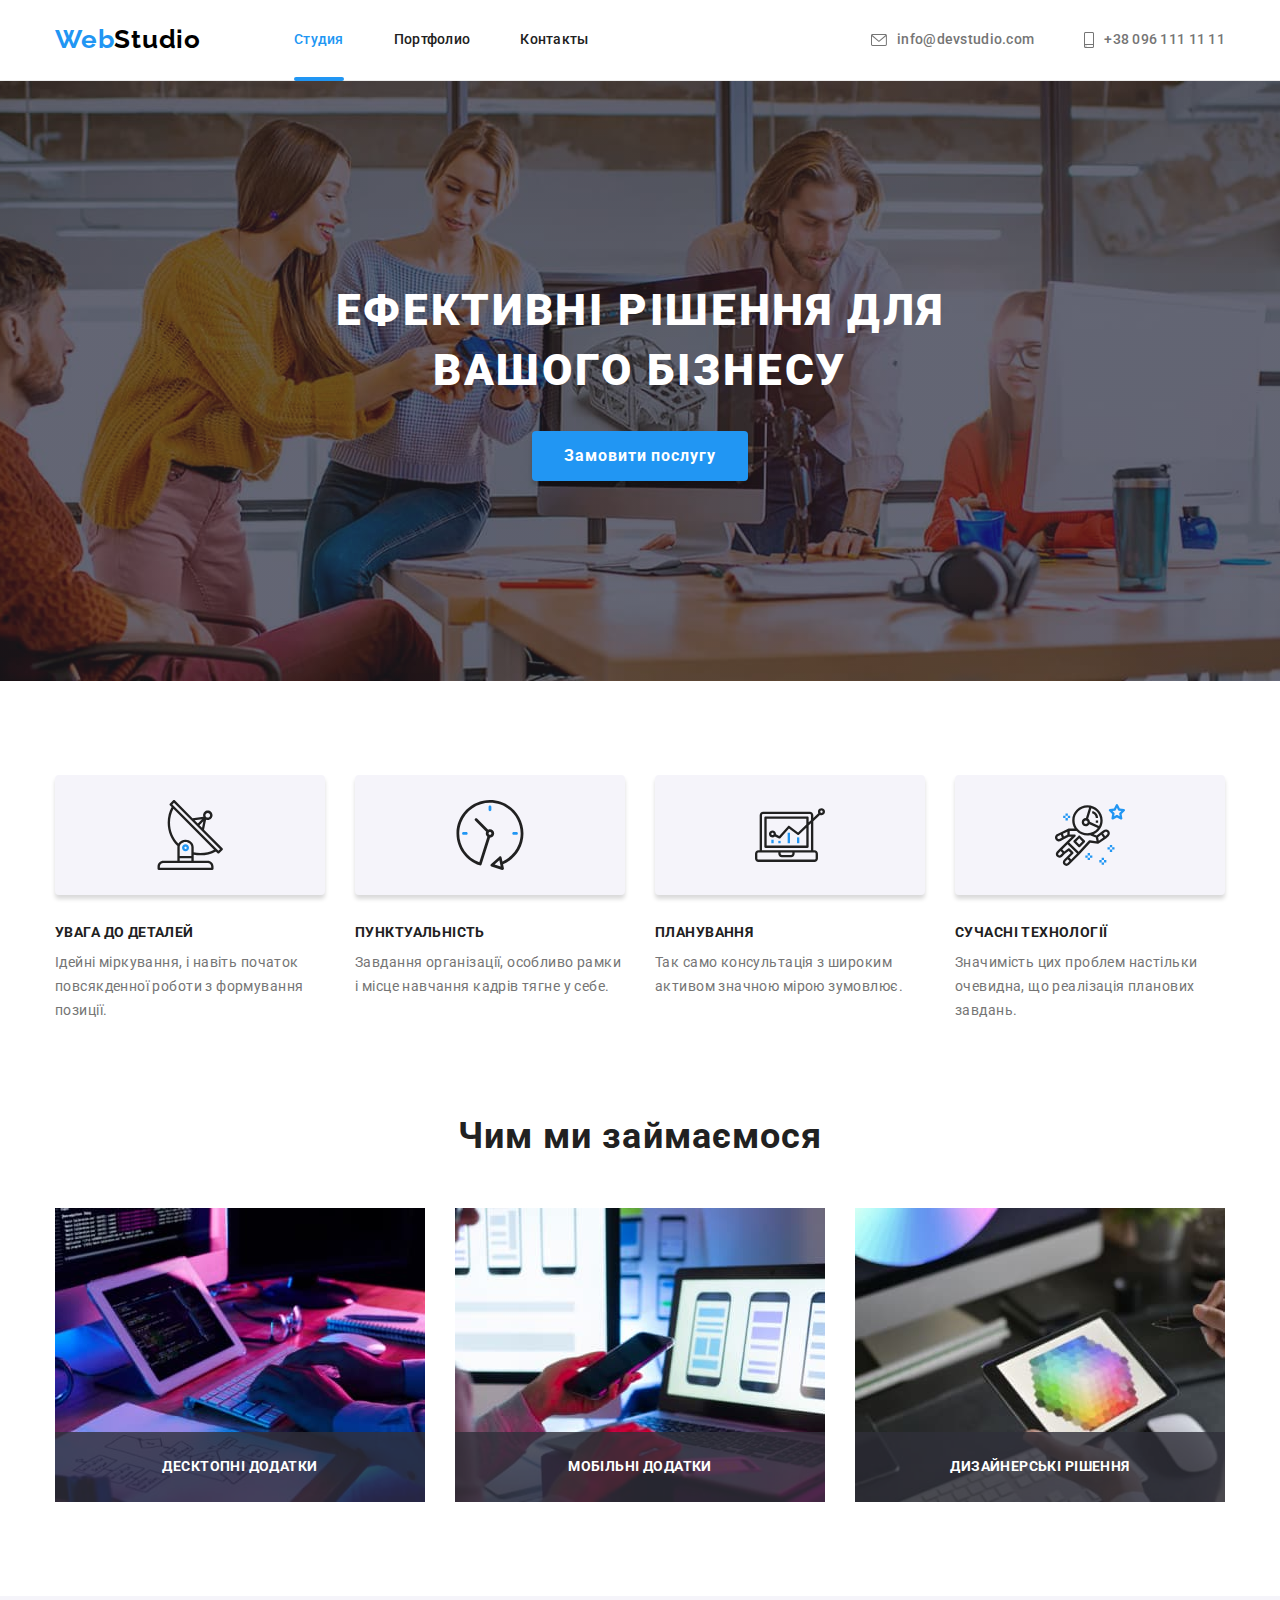
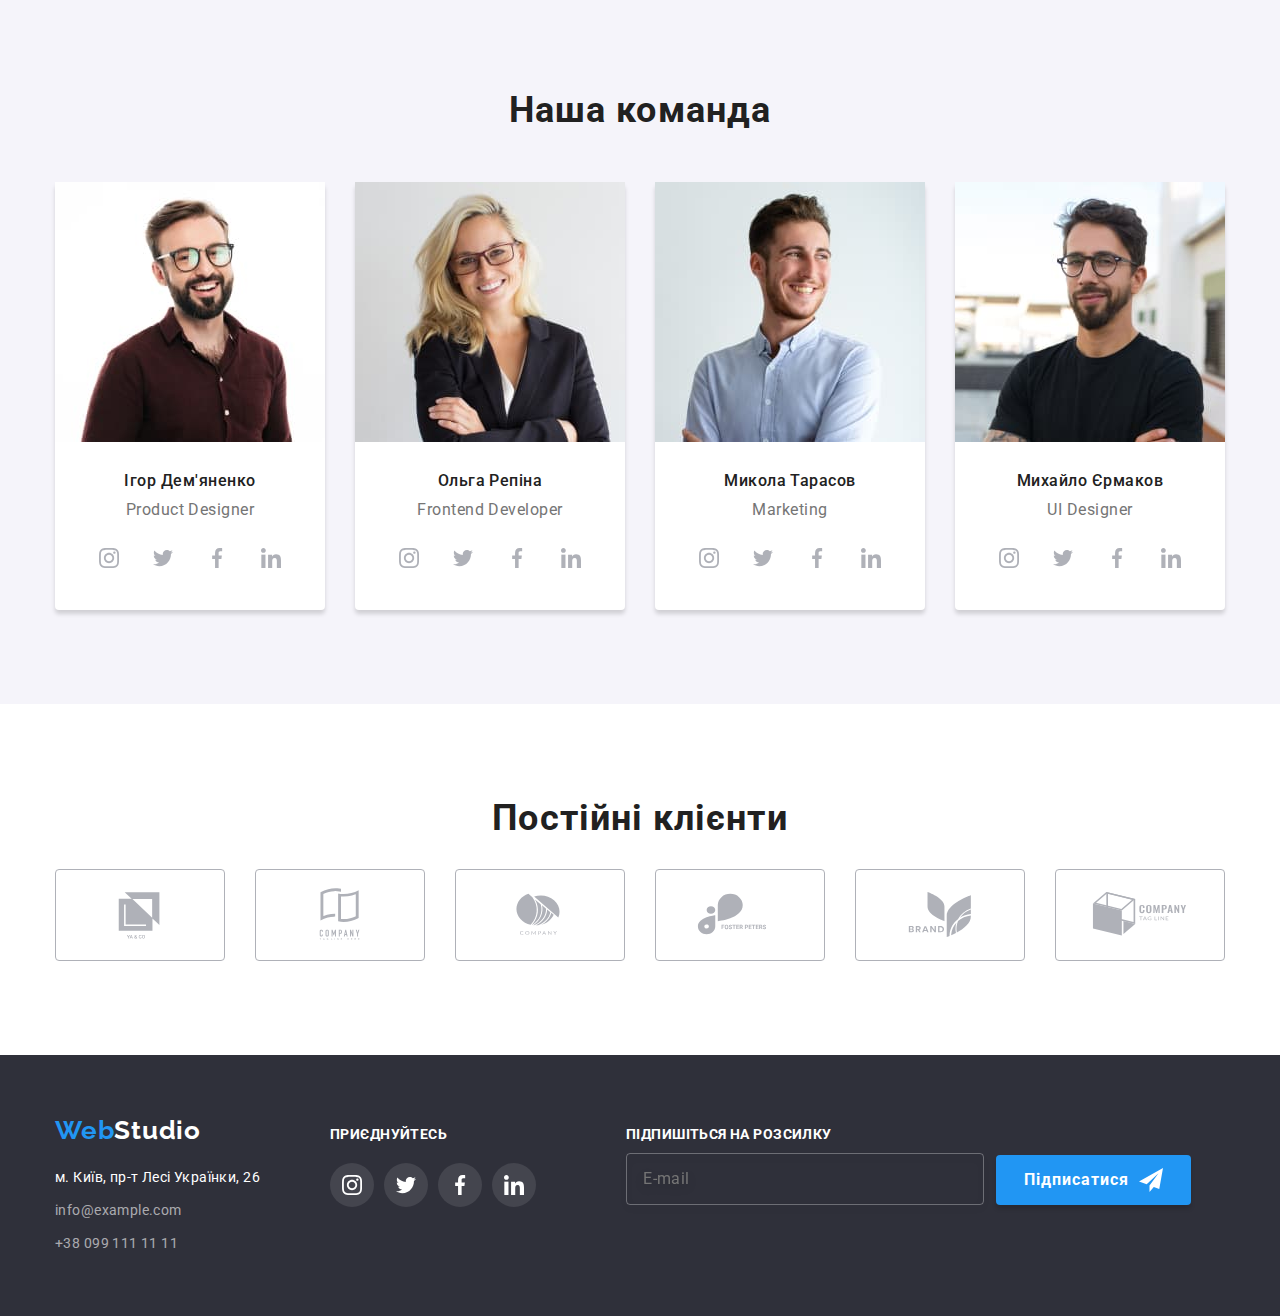
<file: index.html>
<!DOCTYPE html>
<html lang="ru">
  <head>
    <meta charset="UTF-8" />
    <meta http-equiv="X-UA-Compatible" content="IE=edge" />
    <meta name="viewport" content="width=device-width, initial-scale=1.0" />
    <title>Document</title>
    <link
      rel="stylesheet"
      href="https://cdnjs.cloudflare.com/ajax/libs/modern-normalize/1.1.0/modern-normalize.min.css"
    />

    <link rel="preconnect" href="https://fonts.googleapis.com" />
    <link rel="preconnect" href="https://fonts.gstatic.com" crossorigin />
    <link
      href="https://fonts.googleapis.com/css2?family=Raleway:wght@700&family=Roboto:wght@400;500;700;900&display=swap"
      rel="stylesheet"
    />

    <link rel="stylesheet" href="./css/main.min.css" />
  </head>
  <body>
    <!-- header section -->
    <header class="header block">
      <div class="container header__container">
        <a href="" class="logo header__logo"
          >Web<span class="logo__dark">Studio</span></a
        >
        <button type="button" class="mobile-menu__open"
          ><svg class="mobile-menu__icon" width="40" height="40">
            <use href="./img/icon.svg#icon-mobile_menu_40"></use>
          </svg>
        </button>
        <div class="mobile-menu">
          <nav class="navigation">
            <ul class="site-nav">
              <li class="site-nav__item">
                <a href="" class="site-nav__link site-nav__link--current"
                  >Студия</a
                >
              </li>
              <li class="site-nav__item">
                <a href="./portfolio.html" class="site-nav__link">Портфолио</a>
              </li>
              <li class="site-nav__item">
                <a href="" class="site-nav__link">Контакты</a>
              </li>
            </ul>
          </nav>
          <ul class="contacts">
            <li class="contacts__item">
              <a href="mailto:info@devstudio.com" class="contacts__link">
                <svg class="contacts__icon" width="16" height="12">
                  <use href="./img/icon.svg#icon-envelope"></use>
                </svg>
                info@devstudio.com
              </a>
            </li>
            <li class="contacts__item">
              <a
                href="tel:+380961111111"
                class="contacts__link contacts__link--tel"
              >
                <svg class="contacts__icon" width="10" height="16">
                  <use href="./img/icon.svg#icon-smartphone"></use>
                </svg>
                +38 096 111 11 11
              </a>
            </li>
          </ul>
          <ul class="social-contacts__list">
            <li class="social-contacts__item">
              <a href="" class="social-contacts__link">Instagram</a>
            </li>
            <li class="social-contacts__item">
              <a href="" class="social-contacts__link">Twitter</a>
            </li>
            <li class="social-contacts__item">
              <a href="" class="social-contacts__link">Facebook</a>
            </li>
            <li class="social-contacts__item">
              <a href="" class="social-contacts__link">LinkedIn</a>
            </li>
          </ul>
          <button type="button" class="mobile-menu__close"
            ><svg class="mobile-menu__icon" width="40" height="40">
              <use href="./img/icon.svg#icon-mobile_close_40"></use>
            </svg>
          </button>
        </div>
      </div>
    </header>
    <!-- Main section -->
    <main>
      <section class="hero block">
        <div class="container">
          <h1 class="hero__title"
            >Ефективні рішення для <br />
            вашого бізнесу</h1
          >
          <button type="button" class="hero__button" data-modal-open
            >Замовити послугу</button
          >
        </div>
      </section>

      <!-- Features section -->
      <section class="section block">
        <div class="container">
          <h2 class="section__title visually-hidden">Особливості</h2>
          <ul class="features">
            <li class="fetures-item">
              <div class="features__box">
                <svg class="" width="70" height="70">
                  <use href="./img/icon.svg#icon-antenna"></use>
                </svg>
              </div>
              <h3 class="features__title">УВАГА ДО ДЕТАЛЕЙ</h3>
              <p class="features__text">
                Ідейні міркування, і навіть початок повсякденної роботи з
                формування позиції.
              </p>
            </li>
            <li class="fetures-item">
              <div class="features__box">
                <svg class="" width="70" height="70">
                  <use href="./img/icon.svg#icon-clock-1"></use>
                </svg>
              </div>
              <h3 class="features__title">ПУНКТУАЛЬНІСТЬ</h3>
              <p class="features__text">
                Завдання організації, особливо рамки і місце навчання кадрів
                тягне у себе.
              </p>
            </li>
            <li class="fetures-item">
              <div class="features__box">
                <svg class="" width="70" height="70">
                  <use href="./img/icon.svg#icon-diagram-1"></use>
                </svg>
              </div>
              <h3 class="features__title">ПЛАНУВАННЯ</h3>
              <p class="features__text">
                Так само консультація з широким активом значною мірою зумовлює.
              </p>
            </li>
            <li class="fetures-item">
              <div class="features__box">
                <svg class="" width="70" height="70">
                  <use href="./img/icon.svg#icon-astronaut-1"></use>
                </svg>
              </div>
              <h3 class="features__title">СУЧАСНІ ТЕХНОЛОГІЇ</h3>
              <p class="features__text">
                Значимість цих проблем настільки очевидна, що реалізація
                планових завдань.
              </p>
            </li>
          </ul>
        </div>
      </section>
      <!-- Project section -->
      <section class="section section--no-padding-top block">
        <div class="container">
          <h2 class="section__title section__title--project"
            >Чим ми займаємося</h2
          >
          <ul class="projects">
            <li class="projects__item"
              ><img
                srcset="
                  ./img/projects/projectdesk1@1x.jpg 1x,
                  ./img/projects/projectdesk1@2x.jpg 2x
                "
                src="./img/projects/project1.jpg"
                alt="tablet"
                class="project__img"
              />
              <p class="projects__text">Десктопні додатки</p>
            </li>
            <li class="projects__item"
              ><img
                srcset="
                  ./img/projects/projectdesk2@1x.jpg 1x,
                  ./img/projects/projectdesk2@2x.jpg 2x
                "
                src="./img/projects/project2.jpg"
                alt="tablet"
                class="project__img"
              />
              <p class="projects__text">Мобільні додатки</p>
            </li>
            <li class="projects__item"
              ><img
                srcset="
                  ./img/projects/projectdesk3@1x.jpg 1x,
                  ./img/projects/projectdesk3@2x.jpg 2x
                "
                src="./img/projects/project3.jpg"
                alt="tablet"
                class="project__img"
              />
              <p class="projects__text">Дизайнерські рішення</p>
            </li>
          </ul>
        </div>
      </section>
      <!-- Team section  -->
      <section class="section team--bacground-color block">
        <div class="container">
          <h2 class="section__title">Наша команда</h2>
          <ul class="team">
            <li class="team__item"
              ><picture>
                <source
                  srcset="
                    ./img/team/teamdesk1@1x.jpg 1x,
                    ./img/team/teamdesk1@2x.jpg 2x
                  "
                  media="(min-width:1200px)"
                />
                <source
                  srcset="
                    ./img/team/teamtab1@1x.jpg 1x,
                    ./img/team/teamtab1@2x.jpg 2x
                  "
                  media="(min-width:768px)"
                />
                <source
                  srcset="
                    ./img/team/teammob1@1x.jpg 1x,
                    ./img/team/teammob1@2x.jpg 2x
                  "
                  media="(max-width:767px)"
                />
                <img src="./img/team/team1.jpg" alt="man" class="team__img" />
              </picture>
              <div class="team__cart">
                <h3 class="team__title">Iгор Дем'яненко</h3>
                <p class="team__text">Product Designer</p>
                <ul class="social-networks">
                  <li class="social-networks__item">
                    <a href="" class="social-networks__link">
                      <svg class="social-networks__icon" width="20" height="20">
                        <use href="./img/icon.svg#icon-instagram"></use>
                      </svg>
                    </a>
                  </li>
                  <li class="social-networks__item">
                    <a href="" class="social-networks__link">
                      <svg class="social-networks__icon" width="20" height="20">
                        <use href="./img/icon.svg#icon-twitter"></use>
                      </svg>
                    </a>
                  </li>
                  <li class="social-networks__item">
                    <a href="" class="social-networks__link">
                      <svg class="social-networks__icon" width="20" height="20">
                        <use href="./img/icon.svg#icon-facebook"></use>
                      </svg>
                    </a>
                  </li>
                  <li class="social-networks__item">
                    <a href="" class="social-networks__link">
                      <svg class="social-networks__icon" width="20" height="20">
                        <use href="./img/icon.svg#icon-linkedin"></use>
                      </svg>
                    </a>
                  </li>
                </ul>
              </div>
            </li>
            <li class="team__item"
              ><picture>
                <source
                  srcset="
                    ./img/team/teamdesk2@1x.jpg 1x,
                    ./img/team/teamdesk2@2x.jpg 2x
                  "
                  media="(min-width:1200px)"
                />
                <source
                  srcset="
                    ./img/team/teamtab2@1x.jpg 1x,
                    ./img/team/teamtab2@2x.jpg 2x
                  "
                  media="(min-width:768px)"
                />
                <source
                  srcset="
                    ./img/team/teammob2@1x.jpg 1x,
                    ./img/team/teammob2@2x.jpg 2x
                  "
                  media="(max-width:767px)"
                />
                <img src="./img/team/team2.jpg" alt="man" class="team__img" />
              </picture>
              <div class="team__cart">
                <h3 class="team__title">Ольга Репіна</h3>
                <p class="team__text">Frontend Developer</p>
                <ul class="social-networks">
                  <li class="social-networks__item">
                    <a href="" class="social-networks__link">
                      <svg class="social-networks__icon" width="20" height="20">
                        <use href="./img/icon.svg#icon-instagram"></use>
                      </svg>
                    </a>
                  </li>
                  <li class="social-networks__item">
                    <a href="" class="social-networks__link">
                      <svg class="social-networks__icon" width="20" height="20">
                        <use href="./img/icon.svg#icon-twitter"></use>
                      </svg>
                    </a>
                  </li>
                  <li class="social-networks__item">
                    <a href="" class="social-networks__link">
                      <svg class="social-networks__icon" width="20" height="20">
                        <use href="./img/icon.svg#icon-facebook"></use>
                      </svg>
                    </a>
                  </li>
                  <li class="social-networks__item">
                    <a href="" class="social-networks__link">
                      <svg class="social-networks__icon" width="20" height="20">
                        <use href="./img/icon.svg#icon-linkedin"></use>
                      </svg>
                    </a>
                  </li>
                </ul>
              </div>
            </li>
            <li class="team__item"
              ><picture>
                <source
                  srcset="
                    ./img/team/teamdesk3@1x.jpg 1x,
                    ./img/team/teamdesk3@2x.jpg 2x
                  "
                  media="(min-width:1200px)"
                />
                <source
                  srcset="
                    ./img/team/teamtab3@1x.jpg 1x,
                    ./img/team/teamtab3@2x.jpg 2x
                  "
                  media="(min-width:768px)"
                />
                <source
                  srcset="
                    ./img/team/teammob3@1x.jpg 1x,
                    ./img/team/teammob3@2x.jpg 2x
                  "
                  media="(max-width:767px)"
                />
                <img src="./img/team/team3.jpg" alt="man" class="team__img" />
              </picture>
              <div class="team__cart">
                <h3 class="team__title">Микола Тарасов</h3>
                <p class="team__text">Marketing</p>
                <ul class="social-networks">
                  <li class="social-networks__item">
                    <a href="" class="social-networks__link">
                      <svg class="social-networks__icon" width="20" height="20">
                        <use href="./img/icon.svg#icon-instagram"></use>
                      </svg>
                    </a>
                  </li>
                  <li class="social-networks">
                    <a href="" class="social-networks__link">
                      <svg class="social-networks__icon" width="20" height="20">
                        <use href="./img/icon.svg#icon-twitter"></use>
                      </svg>
                    </a>
                  </li>
                  <li class="social-networks__item">
                    <a href="" class="social-networks__link">
                      <svg class="social-networks__icon" width="20" height="20">
                        <use href="./img/icon.svg#icon-facebook"></use>
                      </svg>
                    </a>
                  </li>
                  <li class="social-networks__item">
                    <a href="" class="social-networks__link">
                      <svg class="social-networks__icon" width="20" height="20">
                        <use href="./img/icon.svg#icon-linkedin"></use>
                      </svg>
                    </a>
                  </li>
                </ul>
              </div>
            </li>
            <li class="team__item">
              <picture>
                <source
                  srcset="
                    ./img/team/teamdesk4@1x.jpg 1x,
                    ./img/team/teamdesk4@2x.jpg 2x
                  "
                  media="(min-width:1200px)"
                />
                <source
                  srcset="
                    ./img/team/teamtab4@1x.jpg 1x,
                    ./img/team/teamtab4@2x.jpg 2x
                  "
                  media="(min-width:768px)"
                />
                <source
                  srcset="
                    ./img/team/teammob4@1x.jpg 1x,
                    ./img/team/teammob4@2x.jpg 2x
                  "
                  media="(max-width:767px)"
                />
                <img src="./img/team/team4.jpg" alt="man" class="team__img" />
              </picture>
              <div class="team__cart">
                <h3 class="team__title">Михайло Єрмаков</h3>
                <p class="team__text">UI Designer</p>
                <ul class="social-networks">
                  <li class="social-networks__item">
                    <a href="" class="social-networks__link">
                      <svg class="social-networks__icon" width="20" height="20">
                        <use href="./img/icon.svg#icon-instagram"></use>
                      </svg>
                    </a>
                  </li>
                  <li class="social-networks__item">
                    <a href="" class="social-networks__link">
                      <svg class="social-networks__icon" width="20" height="20">
                        <use href="./img/icon.svg#icon-twitter"></use>
                      </svg>
                    </a>
                  </li>
                  <li class="social-networks__item">
                    <a href="" class="social-networks__link">
                      <svg class="social-networks__icon" width="20" height="20">
                        <use href="./img/icon.svg#icon-facebook"></use>
                      </svg>
                    </a>
                  </li>
                  <li class="social-networks__item">
                    <a href="" class="social-networks__link">
                      <svg class="social-networks__icon" width="20" height="20">
                        <use href="./img/icon.svg#icon-linkedin"></use>
                      </svg>
                    </a>
                  </li>
                </ul>
              </div>
            </li>
          </ul>
        </div>
      </section>
      <section class="section block">
        <div class="container">
          <h3 class="section__title section__title--margin-bottom"
            >Постійні клієнти</h3
          >
          <ul class="partners">
            <li>
              <a href="" class="partners__link">
                <svg class="partners__icon" width="106" height="60">
                  <use href="./img/icon.svg#icon-company1"></use>
                </svg>
              </a>
            </li>
            <li>
              <a href="" class="partners__link">
                <svg class="partners__icon" width="106" height="60">
                  <use href="./img/icon.svg#icon-company2"></use>
                </svg>
              </a>
            </li>
            <li>
              <a href="" class="partners__link">
                <svg class="partners__icon" width="106" height="60">
                  <use href="./img/icon.svg#icon-company3"></use>
                </svg>
              </a>
            </li>
            <li>
              <a href="" class="partners__link">
                <svg class="partners__icon" width="106" height="60">
                  <use href="./img/icon.svg#icon-company4"></use>
                </svg>
              </a>
            </li>
            <li>
              <a href="" class="partners__link">
                <svg class="partners__icon" width="106" height="60">
                  <use href="./img/icon.svg#icon-company5"></use>
                </svg>
              </a>
            </li>
            <li>
              <a href="" class="partners__link">
                <svg class="partners__icon" width="106" height="60">
                  <use href="./img/icon.svg#icon-company6"></use>
                </svg>
              </a>
            </li>
          </ul>
        </div>
      </section>
    </main>
    <!-- footer section -->
    <footer class="footer block">
      <div class="container footer__container">
        <div class="address">
          <a href="" class="logo footer__logo"
            >Web<span class="logo__light">Studio</span></a
          >
          <address>
            <ul class="address__list">
              <li class="address__item">
                <a
                  href="https://goo.gl/maps/Vz4mYCQCLZ6cE9bP7"
                  class="address__street"
                  target="_blank"
                  rel="noopener noreferrer nofollow"
                >
                  м. Київ, пр-т Лесі Українки, 26
                </a>
              </li>
              <li class="address__item">
                <a href="mailto:info@example.com" class="address__link">
                  info@example.com
                </a>
              </li>
              <li class="address__item">
                <a href="tel:+380991111111" class="address__link">
                  +38 099 111 11 11
                </a>
              </li>
            </ul>
          </address>
        </div>
        <!-- Social-subscribe -->
        <div class="footer__box">
          <h3 class="footer__title">Приєднуйтесь</h3>
          <ul class="footer__item">
            <li>
              <a
                href=""
                class="social-networks__link social-networks--background-color"
              >
                <svg class="social-networks--icon-color" width="20" height="20">
                  <use href="./img/icon.svg#icon-instagram"></use>
                </svg>
              </a>
            </li>
            <li>
              <a
                href=""
                class="social-networks__link social-networks--background-color"
              >
                <svg class="social-networks--icon-color" width="20" height="20">
                  <use href="./img/icon.svg#icon-twitter"></use>
                </svg>
              </a>
            </li>
            <li>
              <a
                href=""
                class="social-networks__link social-networks--background-color"
              >
                <svg class="social-networks--icon-color" width="20" height="20">
                  <use href="./img/icon.svg#icon-facebook"></use>
                </svg>
              </a>
            </li>
            <li>
              <a
                href=""
                class="social-networks__link social-networks--background-color"
              >
                <svg class="social-networks--icon-color" width="20" height="20">
                  <use href="./img/icon.svg#icon-linkedin"></use>
                </svg>
              </a>
            </li>
          </ul>
        </div>

        <!-- Subscribe-form -->
        <form class="subscribe__form">
          <div class="subscribe__box">
            <p class="subscribe__title">Підпишіться на розсилку</p>
            <label>
              <input
                type="email"
                name="subscribe"
                class="subscribe__input"
                placeholder="E-mail"
              />
            </label>
          </div>

          <button type="submit" class="subscribe__btn">
            Підписатися
            <svg class="subscribe__icon" width="24" height="24">
              <use href="./img/icon.svg#icon-subscribe"></use>
            </svg>
          </button>
        </form>
      </div>
    </footer>
    <!-- Modal-window -->
    <div class="backdrop is-hidden" data-modal>
      <div class="modal"
        ><button type="button" class="btn-close" data-modal-close
          ><svg width="18" height="18">
            <use href="./img/icon.svg#icon-btn-close"></use>
          </svg>
        </button>

        <form class="modal__form">
          <h2 class="modal__form-title"
            >Залиште свої дані, ми вам передзвонимо</h2
          >
          <label class="modal__form-label">
            Ім'я
            <input type="text" name="username" class="modal__form-input" />
            <svg class="modal__form-icon" width="18" height="18">
              <use href="./img/icon.svg#icon-person"></use>
            </svg>
          </label>
          <label class="modal__form-label">
            Телефон
            <input type="tel" name="tel" class="modal__form-input" />
            <svg class="modal__form-icon" width="18" height="18">
              <use href="./img/icon.svg#icon-phone"></use>
            </svg>
          </label>
          <label class="modal__form-label">
            Пошта
            <input type="email" name="email" class="modal__form-input" />
            <svg class="modal__form-icon" width="18" height="18">
              <use href="./img/icon.svg#icon-email"></use>
            </svg>
          </label>
          <label class="modal__form-label modal__form-label-last">
            Коментар
            <textarea
              name="comment"
              placeholder="Введіть текст"
              class="modal__form-comment"
            ></textarea>
          </label>
          <label class="modal__form-label-checkbox">
            <input
              type="checkbox"
              name="conditions"
              class="modal__form-checkbox"
            />
            <span class="modal__form-label-checkbox-icon">
              <svg class="modal-form-checkbox-icon" width="16" height="15">
                <use href="./img/icon.svg#icon-check"></use>
              </svg>
            </span>
            Погоджуюся з розсилкою та приймаю
            <a href="" class="modal__form-label-checkbox-link">
              Умови договору</a
            >
          </label>

          <button type="submit" class="modal__form-button">Відправити</button>
        </form>
      </div>
    </div>
    <script src="./js/modal.js"></script>
    <script src="./js/mobile-menu.js"></script>
  </body>
</html>
</file>
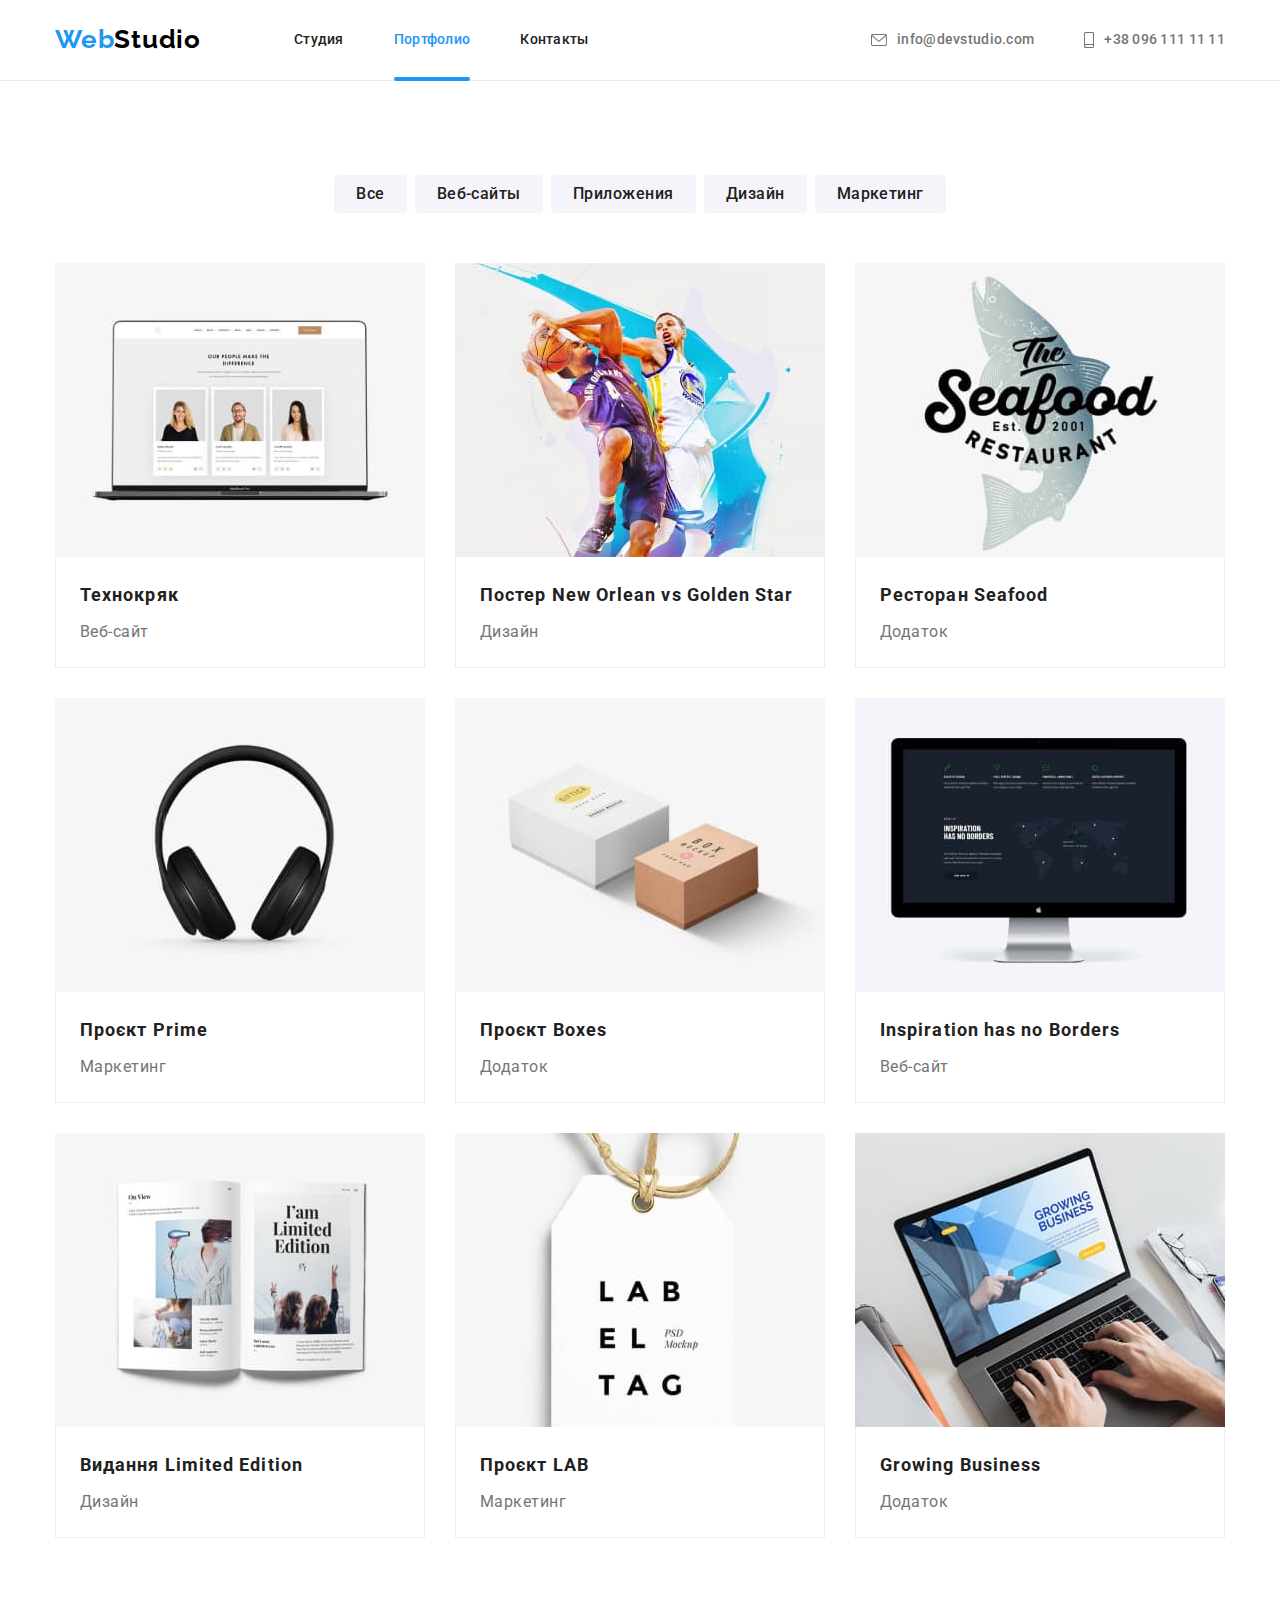
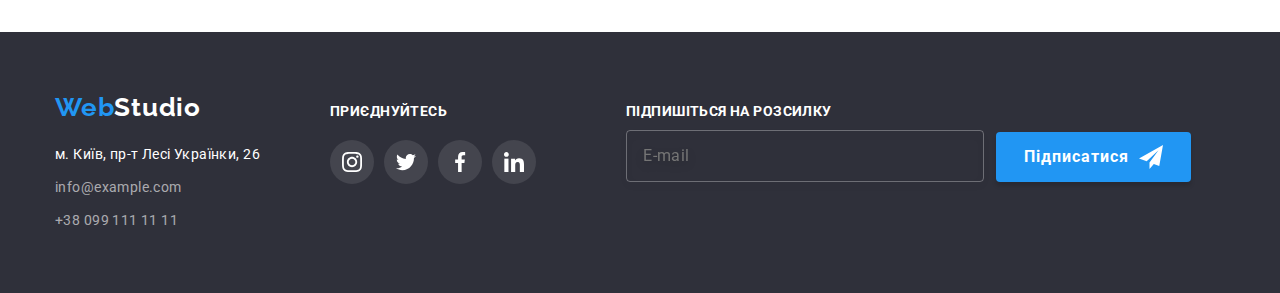
<file: portfolio.html>
<!DOCTYPE html>
<html lang="ru">
  <head>
    <meta charset="UTF-8" />
    <meta http-equiv="X-UA-Compatible" content="IE=edge" />
    <meta name="viewport" content="width=device-width, initial-scale=1.0" />
    <title>Document</title>
    <link
      rel="stylesheet"
      href="https://cdnjs.cloudflare.com/ajax/libs/modern-normalize/1.1.0/modern-normalize.min.css"
    />

    <link rel="preconnect" href="https://fonts.googleapis.com" />
    <link rel="preconnect" href="https://fonts.gstatic.com" crossorigin />
    <link
      href="https://fonts.googleapis.com/css2?family=Raleway:wght@700&family=Roboto:wght@400;500;700;900&display=swap"
      rel="stylesheet"
    />

    <link rel="stylesheet" href="./css/main.min.css" />
  </head>
  <body>
    <header class="header block">
      <div class="container header__container">
        <a href="" class="logo header__logo"
          >Web<span class="logo__dark">Studio</span></a
        >
        <button type="button" class="mobile-menu__open"
          ><svg class="mobile-menu__icon" width="40" height="40">
            <use href="./img/icon.svg#icon-mobile_menu_40"></use>
          </svg>
        </button>
        <div class="mobile-menu">
          <nav class="navigation">
            <ul class="site-nav">
              <li class="site-nav__item">
                <a href="./index.html" class="site-nav__link">Студия</a>
              </li>
              <li class="site-nav__item">
                <a href="" class="site-nav__link site-nav__link--current"
                  >Портфолио</a
                >
              </li>
              <li class="site-nav__item">
                <a href="" class="site-nav__link">Контакты</a>
              </li>
            </ul>
          </nav>
          <ul class="contacts">
            <li class="contacts__item">
              <a href="mailto:info@devstudio.com" class="contacts__link">
                <svg class="contacts__icon" width="16" height="12">
                  <use href="./img/icon.svg#icon-envelope"></use>
                </svg>
                info@devstudio.com
              </a>
            </li>
            <li class="contacts__item">
              <a
                href="tel:+380961111111"
                class="contacts__link contacts__link--tel"
              >
                <svg class="contacts__icon" width="10" height="16">
                  <use href="./img/icon.svg#icon-smartphone"></use>
                </svg>
                +38 096 111 11 11
              </a>
            </li>
          </ul>
          <ul class="social-contacts__list">
            <li class="social-contacts__item">
              <a href="" class="social-contacts__link">Instagram</a>
            </li>
            <li class="social-contacts__item">
              <a href="" class="social-contacts__link">Twitter</a>
            </li>
            <li class="social-contacts__item">
              <a href="" class="social-contacts__link">Facebook</a>
            </li>
            <li class="social-contacts__item">
              <a href="" class="social-contacts__link">LinkedIn</a>
            </li>
          </ul>
          <button type="button" class="mobile-menu__close"
            ><svg class="mobile-menu__icon" width="40" height="40">
              <use href="./img/icon.svg#icon-mobile_close_40"></use>
            </svg>
          </button>
        </div>
      </div>
    </header>
    <!--main section-->
    <main>
      <section class="section block">
        <div class="container">
          <!--filter buttons-->
          <h1 class="section__title visually-hidden">Фильтры</h1>
          <ul class="buttons__list">
            <li>
              <button type="button" class="buttons">Все</button>
            </li>
            <li> <button type="button" class="buttons">Веб-сайты</button> </li>
            <li>
              <button type="button" class="buttons">Приложения</button>
            </li>
            <li>
              <button type="button" class="buttons">Дизайн</button>
            </li>
            <li>
              <button type="button" class="buttons">Маркетинг</button>
            </li>
          </ul>
          <!--Portfolio list-->
          <ul class="cards">
            <li class="cards__item">
              <a href="" class="cards__link">
                <div class="cards__overley"
                  ><picture>
                    <source
                      srcset="
                        ./img/cards/cardsdesk1@1x.jpg 1x,
                        ./img/cards/cardsdesk1@2x.jpg
                      "
                      media="(min-width:1200px)"
                    />
                    <source
                      srcset="
                        ./img/cards/cardstab1@1x.jpg 1x,
                        ./img/cards/cardstab1@2x.jpg 2x
                      "
                      media="(min-width:768px)"
                    />
                    <source
                      srcset="
                        ./img/cards/cardsmob1@1x.jpg 1x,
                        ./img/cards/cardsmob1@2x.jpg 2x
                      "
                      media="(max-width:767px)"
                    />
                    <img
                      src="./img/cards/cards1.jpg"
                      alt="project"
                      class="cards__img"
                    />
                  </picture>
                  <p class="cards__overley-text"
                    >Ресурс пропонує комплексні пропозиції з різним рівнем
                    функціоналу та сервісів. Все це дозволить відвідувачу
                    отримати вичерпні відомості про компанію чи приватну особу.
                  </p>
                </div>
                <div class="cards__title">
                  <h2 class="cards__name">Технокряк</h2>
                  <p class="cards__project">Веб-сайт</p>
                </div></a
              >
            </li>
            <li class="cards__item">
              <a href="" class="cards__link"
                ><div class="cards__overley"
                  ><picture>
                    <source
                      srcset="
                        ./img/cards/cardsdesk2@1x.jpg 1x,
                        ./img/cards/cardsdesk2@2x.jpg
                      "
                      media="(min-width:1200px)"
                    />
                    <source
                      srcset="
                        ./img/cards/cardstab2@1x.jpg 1x,
                        ./img/cards/cardstab2@2x.jpg 2x
                      "
                      media="(min-width:768px)"
                    />
                    <source
                      srcset="
                        ./img/cards/cardsmob2@1x.jpg 1x,
                        ./img/cards/cardsmob2@2x.jpg 2x
                      "
                      media="(max-width:767px)"
                    />
                    <img
                      src="./img/cards/cards2.jpg"
                      alt="project"
                      class="cards__img"
                    />
                  </picture>
                  <p class="cards__overley-text"
                    >Ресурс пропонує комплексні пропозиції з різним рівнем
                    функціоналу та сервісів. Все це дозволить відвідувачу
                    отримати вичерпні відомості про компанію чи приватну особу.
                  </p>
                </div>
                <div class="cards__title">
                  <h2 class="cards__name">Постер New Orlean vs Golden Star</h2>
                  <p class="cards__project">Дизайн</p>
                </div></a
              >
            </li>
            <li class="cards__item">
              <a href="" class="cards__link"
                ><div class="cards__overley"
                  ><picture>
                    <source
                      srcset="
                        ./img/cards/cardsdesk3@1x.jpg 1x,
                        ./img/cards/cardsdesk3@2x.jpg
                      "
                      media="(min-width:1200px)"
                    />
                    <source
                      srcset="
                        ./img/cards/cardstab3@1x.jpg 1x,
                        ./img/cards/cardstab3@2x.jpg 2x
                      "
                      media="(min-width:768px)"
                    />
                    <source
                      srcset="
                        ./img/cards/cardsmob3@1x.jpg 1x,
                        ./img/cards/cardsmob3@2x.jpg 2x
                      "
                      media="(max-width:767px)"
                    />
                    <img
                      src="./img/cards/cards3.jpg"
                      alt="project"
                      class="cards__img"
                    />
                  </picture>
                  <p class="cards__overley-text"
                    >Ресурс пропонує комплексні пропозиції з різним рівнем
                    функціоналу та сервісів. Все це дозволить відвідувачу
                    отримати вичерпні відомості про компанію чи приватну особу.
                  </p>
                </div>
                <div class="cards__title">
                  <h2 class="cards__name">Ресторан Seafood</h2>
                  <p class="cards__project">Додаток</p>
                </div></a
              >
            </li>
            <li class="cards__item">
              <a href="" class="cards__link"
                ><div class="cards__overley"
                  ><picture>
                    <source
                      srcset="
                        ./img/cards/cardsdesk4@1x.jpg 1x,
                        ./img/cards/cardsdesk4@2x.jpg
                      "
                      media="(min-width:1200px)"
                    />
                    <source
                      srcset="
                        ./img/cards/cardstab4@1x.jpg 1x,
                        ./img/cards/cardstab4@2x.jpg 2x
                      "
                      media="(min-width:768px)"
                    />
                    <source
                      srcset="
                        ./img/cards/cardsmob4@1x.jpg 1x,
                        ./img/cards/cardsmob4@2x.jpg 2x
                      "
                      media="(max-width:767px)"
                    />
                    <img
                      src="./img/cards/cards4.jpg"
                      alt="project"
                      class="cards__img"
                    />
                  </picture>
                  <p class="cards__overley-text"
                    >Ресурс пропонує комплексні пропозиції з різним рівнем
                    функціоналу та сервісів. Все це дозволить відвідувачу
                    отримати вичерпні відомості про компанію чи приватну особу.
                  </p>
                </div>
                <div class="cards__title">
                  <h2 class="cards__name">Проєкт Prime</h2>
                  <p class="cards__project">Маркетинг</p>
                </div></a
              >
            </li>
            <li class="cards__item">
              <a href="" class="cards__link"
                ><div class="cards__overley"
                  ><picture>
                    <source
                      srcset="
                        ./img/cards/cardsdesk5@1x.jpg 1x,
                        ./img/cards/cardsdesk5@2x.jpg
                      "
                      media="(min-width:1200px)"
                    />
                    <source
                      srcset="
                        ./img/cards/cardstab5@1x.jpg 1x,
                        ./img/cards/cardstab5@2x.jpg 2x
                      "
                      media="(min-width:768px)"
                    />
                    <source
                      srcset="
                        ./img/cards/cardsmob5@1x.jpg 1x,
                        ./img/cards/cardsmob5@2x.jpg 2x
                      "
                      media="(max-width:767px)"
                    />
                    <img
                      src="./img/cards/cards5.jpg"
                      alt="project"
                      class="cards__img"
                    />
                  </picture>
                  <p class="cards__overley-text"
                    >Ресурс пропонує комплексні пропозиції з різним рівнем
                    функціоналу та сервісів. Все це дозволить відвідувачу
                    отримати вичерпні відомості про компанію чи приватну особу.
                  </p>
                </div>
                <div class="cards__title">
                  <h2 class="cards__name">Проєкт Boxes</h2>
                  <p class="cards__project">Додаток</p>
                </div></a
              >
            </li>
            <li class="cards__item">
              <a href="" class="cards__link"
                ><div class="cards__overley"
                  ><picture>
                    <source
                      srcset="
                        ./img/cards/cardsdesk6@1x.jpg 1x,
                        ./img/cards/cardsdesk6@2x.jpg
                      "
                      media="(min-width:1200px)"
                    />
                    <source
                      srcset="
                        ./img/cards/cardstab6@1x.jpg 1x,
                        ./img/cards/cardstab6@2x.jpg 2x
                      "
                      media="(min-width:768px)"
                    />
                    <source
                      srcset="
                        ./img/cards/cardsmob6@1x.jpg 1x,
                        ./img/cards/cardsmob6@2x.jpg 2x
                      "
                      media="(max-width:767px)"
                    />
                    <img
                      src="./img/cards/cards6.jpg"
                      alt="project"
                      class="cards__img"
                    />
                  </picture>
                  <p class="cards__overley-text"
                    >Ресурс пропонує комплексні пропозиції з різним рівнем
                    функціоналу та сервісів. Все це дозволить відвідувачу
                    отримати вичерпні відомості про компанію чи приватну особу.
                  </p>
                </div>
                <div class="cards__title">
                  <h2 class="cards__name">Inspiration has no Borders</h2>
                  <p class="cards__project">Веб-сайт</p>
                </div></a
              >
            </li>
            <li class="cards__item">
              <a href="" class="cards__link"
                ><div class="cards__overley"
                  ><picture>
                    <source
                      srcset="
                        ./img/cards/cardsdesk7@1x.jpg 1x,
                        ./img/cards/cardsdesk7@2x.jpg
                      "
                      media="(min-width:1200px)"
                    />
                    <source
                      srcset="
                        ./img/cards/cardstab7@1x.jpg 1x,
                        ./img/cards/cardstab7@2x.jpg 2x
                      "
                      media="(min-width:768px)"
                    />
                    <source
                      srcset="
                        ./img/cards/cardsmob7@1x.jpg 1x,
                        ./img/cards/cardsmob7@2x.jpg 2x
                      "
                      media="(max-width:767px)"
                    />
                    <img
                      src="./img/cards/cards7.jpg"
                      alt="project"
                      class="cards__img"
                    />
                  </picture>
                  <p class="cards__overley-text"
                    >Ресурс пропонує комплексні пропозиції з різним рівнем
                    функціоналу та сервісів. Все це дозволить відвідувачу
                    отримати вичерпні відомості про компанію чи приватну особу.
                  </p>
                </div>
                <div class="cards__title">
                  <h2 class="cards__name">Видання Limited Edition</h2>
                  <p class="cards__project">Дизайн</p>
                </div></a
              >
            </li>
            <li class="cards__item">
              <a href="" class="cards__link"
                ><div class="cards__overley"
                  ><picture>
                    <source
                      srcset="
                        ./img/cards/cardsdesk8@1x.jpg 1x,
                        ./img/cards/cardsdesk8@2x.jpg
                      "
                      media="(min-width:1200px)"
                    />
                    <source
                      srcset="
                        ./img/cards/cardstab8@1x.jpg 1x,
                        ./img/cards/cardstab8@2x.jpg 2x
                      "
                      media="(min-width:768px)"
                    />
                    <source
                      srcset="
                        ./img/cards/cardsmob8@1x.jpg 1x,
                        ./img/cards/cardsmob8@2x.jpg 2x
                      "
                      media="(max-width:767px)"
                    />
                    <img
                      src="./img/cards/cards8.jpg"
                      alt="project"
                      class="cards__img"
                    />
                  </picture>
                  <p class="cards__overley-text"
                    >Ресурс пропонує комплексні пропозиції з різним рівнем
                    функціоналу та сервісів. Все це дозволить відвідувачу
                    отримати вичерпні відомості про компанію чи приватну особу.
                  </p>
                </div>
                <div class="cards__title">
                  <h2 class="cards__name">Проєкт LAB</h2>
                  <p class="cards__project">Маркетинг</p>
                </div></a
              >
            </li>
            <li class="cards__item">
              <a href="" class="cards__link"
                ><div class="cards__overley"
                  ><picture>
                    <source
                      srcset="
                        ./img/cards/cardsdesk9@1x.jpg 1x,
                        ./img/cards/cardsdesk9@2x.jpg
                      "
                      media="(min-width:1200px)"
                    />
                    <source
                      srcset="
                        ./img/cards/cardstab9@1x.jpg 1x,
                        ./img/cards/cardstab9@2x.jpg 2x
                      "
                      media="(min-width:768px)"
                    />
                    <source
                      srcset="
                        ./img/cards/cardsmob9@1x.jpg 1x,
                        ./img/cards/cardsmob9@2x.jpg 2x
                      "
                      media="(max-width:767px)"
                    />
                    <img
                      src="./img/cards/cards9.jpg"
                      alt="project"
                      class="cards__img"
                    />
                  </picture>
                  <p class="cards__overley-text"
                    >Ресурс пропонує комплексні пропозиції з різним рівнем
                    функціоналу та сервісів. Все це дозволить відвідувачу
                    отримати вичерпні відомості про компанію чи приватну особу.
                  </p>
                </div>
                <div class="cards__title">
                  <h2 class="cards__name">Growing Business</h2>
                  <p class="cards__project">Додаток</p>
                </div></a
              >
            </li>
          </ul>
        </div>
      </section>
    </main>
    <!--footer section-->
    <footer class="footer block">
      <div class="container">
        <div class="footer__container">
          <div class="address">
            <a href="" class="logo footer__logo"
              >Web<span class="logo__light">Studio</span></a
            >
            <address>
              <ul class="address__list">
                <li class="address__item">
                  <a
                    href="https://goo.gl/maps/Vz4mYCQCLZ6cE9bP7"
                    class="address__street"
                    target="_blank"
                    rel="noopener noreferrer nofollow"
                  >
                    м. Київ, пр-т Лесі Українки, 26
                  </a>
                </li>
                <li class="address__item">
                  <a href="mailto:info@example.com" class="address__link">
                    info@example.com
                  </a>
                </li>
                <li class="address__item">
                  <a href="tel:+380991111111" class="address__link">
                    +38 099 111 11 11
                  </a>
                </li>
              </ul>
            </address>
          </div>
          <div class="footer__box">
            <h3 class="footer__title">Приєднуйтесь</h3>
            <ul class="footer__item">
              <li>
                <a
                  href=""
                  class="social-networks__link social-networks--background-color"
                >
                  <svg
                    class="social-networks--icon-color"
                    width="20"
                    height="20"
                  >
                    <use href="./img/icon.svg#icon-instagram"></use>
                  </svg>
                </a>
              </li>
              <li>
                <a
                  href=""
                  class="social-networks__link social-networks--background-color"
                >
                  <svg
                    class="social-networks--icon-color"
                    width="20"
                    height="20"
                  >
                    <use href="./img/icon.svg#icon-twitter"></use>
                  </svg>
                </a>
              </li>
              <li>
                <a
                  href=""
                  class="social-networks__link social-networks--background-color"
                >
                  <svg
                    class="social-networks--icon-color"
                    width="20"
                    height="20"
                  >
                    <use href="./img/icon.svg#icon-facebook"></use>
                  </svg>
                </a>
              </li>
              <li>
                <a
                  href=""
                  class="social-networks__link social-networks--background-color"
                >
                  <svg
                    class="social-networks--icon-color"
                    width="20"
                    height="20"
                  >
                    <use href="./img/icon.svg#icon-linkedin"></use>
                  </svg>
                </a>
              </li>
            </ul>
          </div>
          <!-- Subscribe-form -->
          <form class="subscribe__form">
            <div class="subscribe__box">
              <p class="subscribe__title">Підпишіться на розсилку</p>
              <label>
                <input
                  type="email"
                  name="subscribe"
                  class="subscribe__input"
                  placeholder="E-mail"
                />
              </label>
            </div>
            <button type="submit" class="subscribe__btn">
              Підписатися
              <svg class="subscribe__icon" width="24" height="24">
                <use href="./img/icon.svg#icon-subscribe"></use>
              </svg>
            </button>
          </form>
        </div>
      </div>
    </footer>
    <script src="./js/mobile-menu.js"></script>
  </body>
</html>
</file>
<file: css/main.min.css>
body{font-family:"Roboto",sans-serif;color:#212121}h1,h2,h3,h4,h5,p{padding:0;margin:0}ul{padding:0;margin:0;list-style:none}img{display:block;max-width:100%;height:auto}a{text-decoration:none}header,section,footer{display:none}.block{display:block}.visually-hidden{position:absolute;white-space:nowrap;width:1px;height:1px;overflow:hidden;border:0;padding:0;clip:rect(0 0 0 0);-webkit-clip-path:inset(50%);clip-path:inset(50%);margin:-1px}.section__title{font-weight:700;font-size:28px;line-height:1.17;letter-spacing:.03em;text-align:center;color:#212121;margin-bottom:50px}@media screen and (min-width: 1200px){.section__title{font-weight:700;font-size:36px;line-height:1.16;letter-spacing:.03em}}.section{padding:60px 0px}@media screen and (min-width: 1200px){.section{padding:94px 0px}}.section--no-padding-top{padding-top:0}@media screen and (max-width: 1199.98px){.section--no-padding-top{padding-bottom:0}}.section__title--margin-bottom{margin-bottom:30px}.container{padding-left:15px;padding-right:15px;margin-left:auto;margin-right:auto}@media screen and (min-width: 480px){.container{width:480px}}@media screen and (min-width: 768px){.container{width:768px}}@media screen and (min-width: 1200px){.container{width:1200px}}.logo{display:block;font-family:"Raleway";font-weight:700;font-size:26px;line-height:1.19;letter-spacing:.03em;color:#2196f3}.header__logo{padding:16px 0px}@media screen and (min-width: 768px){.header__logo{margin-right:88px;padding-top:26px;padding-bottom:26px}}@media screen and (min-width: 1200px){.header__logo{margin-right:93px;padding-top:24px;padding-bottom:25px}}.footer__logo{margin-bottom:20px}@media screen and (max-width: 767.98px){.footer__logo{display:flex;align-items:center;justify-content:center}}.logo__dark{color:#000}.logo__light{color:#fff}.navigation{display:flex}.site-nav{display:block}@media screen and (min-width: 768px){.site-nav{display:flex}}@media screen and (min-width: 768px){.site-nav .site-nav__item+.site-nav__item{margin-left:50px}}@media screen and (max-width: 767.98px){.site-nav__item{margin-bottom:32px}.site-nav__item:last-child{margin-bottom:0}}.site-nav__link{position:relative;display:block;font-weight:500;font-size:40px;line-height:1.17;letter-spacing:.02em;color:#212121;transition-property:color;transition-duration:250ms;transition-timing-function:cubic-bezier(0.4, 0, 0.2, 1)}@media screen and (min-width: 768px){.site-nav__link{font-weight:500;font-size:14px;line-height:1.14;letter-spacing:.02em;padding-top:32px;padding-bottom:32px}}.site-nav__link:hover,.site-nav__link:focus{color:#2196f3}.site-nav__link--current{color:#2196f3}@media screen and (min-width: 768px){.site-nav__link--current::after{position:absolute;display:block;content:"";width:100%;height:4px;background-color:#2196f3;border-radius:4px;left:0;bottom:-1px}}.contacts{display:flex;flex-direction:column-reverse}@media screen and (max-width: 767.98px){.contacts{margin-top:auto}}@media screen and (min-width: 768px){.contacts{flex-direction:column;margin-left:auto}}@media screen and (min-width: 1200px){.contacts{flex-direction:row;align-items:center;gap:50px}}.contacts__item{display:block}@media screen and (max-width: 767.98px){.contacts__item{margin-bottom:32px}.contacts__item:first-child{margin-bottom:0}}@media screen and (min-width: 768px)and (max-width: 1199.98px){.contacts__item{margin-bottom:10px}.contacts__item:last-child{margin-bottom:0}}.contacts__link{display:flex;align-items:center;font-weight:500;font-size:24px;line-height:1.16;letter-spacing:.02em;color:#757575;transition-property:color;transition-duration:250ms;transition-timing-function:cubic-bezier(0.4, 0, 0.2, 1)}@media screen and (min-width: 768px){.contacts__link{font-weight:500;font-size:12px;line-height:1.16;letter-spacing:.02em}}@media screen and (min-width: 1200px){.contacts__link{font-weight:500;font-size:14px;line-height:1.14;letter-spacing:.02em}}.contacts__link:hover,.contacts__link:focus{color:#2196f3}@media screen and (max-width: 767.98px){.contacts__link--tel{font-weight:500;font-size:34px;line-height:1.13;letter-spacing:.02em;color:#2196f3}}.contacts__icon{margin-right:10px;fill:currentColor;transition-property:fill;transition-duration:250ms;transition-timing-function:cubic-bezier(0.4, 0, 0.2, 1)}@media screen and (max-width: 767.98px){.contacts__icon{display:none}}.social-networks{display:flex;justify-content:center;gap:10px}.social-networks__link{width:44px;height:44px;border-radius:50%;display:flex;align-items:center;justify-content:center;transition-property:background-color;transition-duration:250ms;transition-timing-function:cubic-bezier(0.4, 0, 0.2, 1)}.social-networks__link:hover,.social-networks__link:focus{background-color:#2196f3}.social-networks__icon{width:20px;height:20px;fill:#afb1b8;transition-property:fill;transition-duration:250ms;transition-timing-function:cubic-bezier(0.4, 0, 0.2, 1)}.social-networks__link:hover .social-networks__icon,.social-networks__link:focus .social-networks__icon{fill:#fff}.social-networks--icon-color{fill:#fff}.social-networks--background-color{background-color:rgba(255,255,255,.1)}.social-contacts__list{display:flex;flex-wrap:wrap;align-items:center;margin-top:64px}@media screen and (min-width: 768px){.social-contacts__list{display:none}}.social-contacts__item{display:flex;border-right:1px solid rgba(33,33,33,.2);padding-left:10px;padding-right:10px}.social-contacts__item:first-child{padding-left:0px}.social-contacts__item:last-child{border-right:none;padding-right:0px}.social-contacts__link{font-weight:500;font-size:18px;line-height:1.22;letter-spacing:.02em;color:#2196f3}.address__list .address__item+.address__item{margin-top:9px}.address__street{display:inline-block;font-style:normal;font-size:14px;line-height:1.71;letter-spacing:.03em;color:#fff;transition-property:color;transition-duration:250ms;transition-timing-function:cubic-bezier(0.4, 0, 0.2, 1)}@media screen and (max-width: 767.98px){.address__street{display:flex;align-items:center;justify-content:center}}.address__street:hover,.address__street:focus{color:#2196f3}.address__link{display:inline-block;font-style:normal;font-size:14px;line-height:1.71;letter-spacing:.03em;color:rgba(255,255,255,.6);transition-property:color;transition-duration:250ms;transition-timing-function:cubic-bezier(0.4, 0, 0.2, 1)}@media screen and (max-width: 767.98px){.address__link{display:flex;justify-content:center}}.address__link:hover,.address__link:focus{color:#2196f3}.subscribe__form{display:block}@media screen and (max-width: 1199.98px){.subscribe__form{margin-top:60px}}@media screen and (min-width: 1200px){.subscribe__form{display:flex;align-items:flex-end;margin-left:90px}}.subscribe__title{font-weight:700;font-size:14px;line-height:1.14;letter-spacing:.03em;text-transform:uppercase;color:#fff;margin-bottom:10px}.subscribe__input{width:100%;border:1px solid rgba(255,255,255,.3);filter:drop-shadow(0px 4px 4px rgba(0, 0, 0, 0.15));border-radius:4px;background-color:rgba(0,0,0,0);font-weight:400;font-size:16px;line-height:1.25;letter-spacing:.03em;display:flex;align-items:center;color:rgba(255,255,255,.6);outline:none;padding:15px 16px;transition:border 250ms cubic-bezier(0.4, 0, 0.2, 1)}@media screen and (max-width: 767.98px){.subscribe__input{max-width:450px;margin-bottom:20px}}@media screen and (min-width: 768px)and (max-width: 1199.98px){.subscribe__input{width:450px;margin-bottom:20px;margin-left:auto;margin-right:auto}}@media screen and (min-width: 1200px){.subscribe__input{width:358px}}.subscribe__input:focus{border:1px solid #2196f3}.subscribe__btn{height:50px;background:#2196f3;box-shadow:0px 4px 4px rgba(0,0,0,.15);border-radius:4px;border:rgba(0,0,0,0);font-weight:700;font-size:16px;line-height:1.87;letter-spacing:.06em;padding:10px 28px;color:#fff;cursor:pointer;display:flex;align-items:center;margin-left:12px;transition:background-color cubic-bezier(0.4, 0, 0.2, 1)}@media screen and (max-width: 1199.98px){.subscribe__btn{margin-left:auto;margin-right:auto}}.subscribe__btn:hover,.subscribe__btn:focus{background-color:#188ce8}.subscribe__icon{margin-left:10px}.backdrop{position:fixed;width:100%;height:100%;top:0;left:0;background:rgba(0,0,0,.2);visibility:visible;transition:opacity 250ms cubic-bezier(0.4, 0, 0.2, 1),visibility 250ms cubic-bezier(0.4, 0, 0.2, 1)}.is-hidden{opacity:0;visibility:hidden;pointer-events:none}.no-scroll{overflow:hidden}.backdrop.is-hidden .modal{transform:translate(-50%, -50%) scale(0) rotate(-180deg);min-height:0}.btn-close{position:absolute;display:flex;justify-content:center;top:8px;right:8px;width:30px;height:30px;background:#fff;border:1px solid rgba(0,0,0,.1);border-radius:50%;cursor:pointer;padding-top:5px}.modal{position:absolute;top:50%;left:50%;transform:translate(-50%, -50%) scale(1) rotate(0);transition:transform 250ms cubic-bezier(0.4, 0, 0.2, 1),min-height 250ms cubic-bezier(0.4, 0, 0.2, 1);max-width:450px;max-height:100%;background-color:#fff;border-radius:4px}@media screen and (min-width: 1200px){.modal{width:528px;min-height:581px}}.modal__form{padding:40px}.modal__form-title{font-weight:700;font-size:20px;line-height:1.15;letter-spacing:.03em;text-align:center;margin-bottom:12px}.modal__form-label{position:relative;display:flex;flex-direction:column;font-weight:400;font-size:12px;line-height:1.16;letter-spacing:.01em;color:#757575;margin-bottom:10px}.modal__form-label-last{margin-bottom:0}.modal__form-icon{position:absolute;bottom:10px;left:12px}.modal__form-input{margin-top:4px;padding-left:42px;height:40px;width:100%;border:1px solid rgba(33,33,33,.2);border-radius:4px;transition:border 250ms cubic-bezier(0.4, 0, 0.2, 1)}.modal__form-input:focus,.modal__form-comment:focus{border:1px solid #2196f3;outline:none}.modal__form-input:focus+.modal__form-icon{fill:#2196f3;transition:fill 250ms cubic-bezier(0.4, 0, 0.2, 1)}.modal__form-comment{margin-top:4px;padding:16px 12px;height:120px;width:100%;border:1px solid rgba(33,33,33,.2);border-radius:4px;resize:none}.modal__form-label-checkbox{display:flex;justify-content:center;align-items:center;font-weight:400;font-size:12px;line-height:1.16;letter-spacing:.03em;color:#757575;margin-top:20px;cursor:pointer}@media screen and (min-width: 1200px){.modal__form-label-checkbox{font-weight:400;font-size:14px;line-height:1.71;letter-spacing:.03em}}.modal__form-label-checkbox-icon{display:flex;align-items:center;justify-content:center;width:16px;height:15px;margin-right:9px;border:2px solid #212121;border-radius:2px;transition:background-color;transition-duration:250ms;transition-timing-function:cubic-bezier(0.4, 0, 0.2, 1)}.modal__form-checkbox:checked+.modal__form-label-checkbox-icon{border-color:rgba(0,0,0,0);background-color:#2196f3}.modal__form-checkbox{position:absolute;width:1px;height:1px;margin:-1px;border:0;padding:0;white-space:nowrap;-webkit-clip-path:inset(100%);clip-path:inset(100%);clip:rect(0 0 0 0);overflow:hidden}.modal__form-label-checkbox-link{margin-left:5px;color:#2196f3}.modal__form-button{display:block;margin:0 auto;margin-top:40px;padding:10px 52px;background:#2196f3;box-shadow:0px 4px 4px rgba(0,0,0,.15);border:rgba(0,0,0,0);border-radius:4px;font-weight:700;font-size:16px;line-height:1.87;letter-spacing:.06em;color:#fff;cursor:pointer;transition:box-shadow,background-color;transition-duration:250ms;transition-timing-function:cubic-bezier(0.4, 0, 0.2, 1)}.modal__form-button:hover,.modal__form-button:focus{background-color:#188ce8;box-shadow:0px 4px 4px rgba(0,0,0,.15);border-radius:4px}.buttons{font-weight:500;font-size:16px;line-height:1.62;letter-spacing:.03em;color:#212121;padding:6px 22px;text-align:center;cursor:pointer;background-color:#f5f4fa;border-radius:4px;border:none;transition-property:color,background-color,box-shadow,border-radius;transition-duration:250ms;transition-timing-function:cubic-bezier(0.4, 0, 0.2, 1)}.buttons:hover,.buttons:focus{color:#fff;background-color:#2196f3;border-radius:4px;box-shadow:0px 4px 4px rgba(0,0,0,.15)}.buttons__list{display:flex;justify-content:flex-start;flex-wrap:wrap;margin-bottom:40px;gap:8px}@media screen and (min-width: 768px){.buttons__list{justify-content:center;margin-bottom:30px}}@media screen and (min-width: 1200px){.buttons__list{justify-content:center;margin-bottom:50px}}.cards{display:flex;flex-wrap:wrap;flex-direction:column;gap:30px}@media screen and (min-width: 768px){.cards{justify-content:space-between;flex-direction:row}}@media screen and (min-width: 768px)and (max-width: 1199.98px){.cards__item{width:354px}}.cards__link{display:block;transition-property:box-shadow,border-radius;transition-duration:250ms;transition-timing-function:cubic-bezier(0.4, 0, 0.2, 1)}@media screen and (min-width: 768px){.cards__link{display:flex;flex-direction:column;height:100%}}.cards__link:hover,.cards__link:focus{box-shadow:0px 1px 1px rgba(0,0,0,.12),0px 4px 4px rgba(0,0,0,.06),1px 4px 6px rgba(0,0,0,.16)}.cards__link:hover .cards__overley-text,.cards__link:focus .cards__overley-text{transform:translateY(0)}.cards__title{padding:20px 24px;border:1px solid #eee;border-top:none}@media screen and (min-width: 768px){.cards__title{flex-grow:1}}.cards__name{font-weight:700;font-size:18px;line-height:2;letter-spacing:.06em;color:#212121}.cards__project{margin-top:4px;font-size:16px;line-height:1.88;letter-spacing:.03em;color:#757575}.cards__overley{position:relative;overflow:hidden}.cards__overley-text{position:absolute;left:0;bottom:0;width:100%;transform:translateY(101%);transition:transform 250ms cubic-bezier(0.4, 0, 0.2, 1);z-index:0;display:flex;justify-content:center;align-items:center;background:rgba(33,150,243,.9);height:294px;padding:0px 24px;font-weight:400;font-size:18px;line-height:1.56;letter-spacing:.03em;color:#fff}@media screen and (max-width: 767.98px){.mobile-menu{position:fixed;display:flex;flex-direction:column;z-index:1;top:0;left:0;width:100%;height:100%;padding:48px 40px;background-color:#fff;transform:translateX(100%);transition:transform 250ms linear cubic-bezier(0.4, 0, 0.2, 1)}}@media screen and (min-width: 768px){.mobile-menu{display:flex;align-items:center;width:100%}}@media screen and (max-width: 767.98px){.mobile-menu.is-open{transform:translateX(0)}}.mobile-menu__open{position:absolute;top:8px;right:8px;background-color:#fff;border:none;cursor:pointer}@media screen and (min-width: 768px){.mobile-menu__open{display:none}}.mobile-menu__close{position:absolute;top:8px;right:8px;background-color:#fff;margin-left:auto;border:none;cursor:pointer}@media screen and (min-width: 768px){.mobile-menu__close{display:none}}.mobile-menu__icon{background-color:#fff;border:none;cursor:pointer}.mobile-menu__icon:hover{fill:#2196f3}.header__container{display:flex;align-items:center}@media screen and (max-width: 767.98px){.header__container{justify-content:space-between}}.header{border-bottom:1px solid #ececec}.hero{max-width:1600px;max-height:600px;padding-top:118px;padding-bottom:118px;background:#c4c4c4;text-align:center;margin-left:auto;margin-right:auto;background-image:linear-gradient(rgba(47, 48, 58, 0.4), rgba(47, 48, 58, 0.4)),url(../img/hero/hero-mobile.jpg);background-position:center;background-repeat:no-repeat;background-size:cover}@media screen and (min-device-pixel-ratio: 2),screen and (-webkit-min-device-pixel-ratio: 2),screen and (min-resolution: 192dpi),screen and (min-resolution: 2dppx){.hero{background-image:linear-gradient(rgba(47, 48, 58, 0.4), rgba(47, 48, 58, 0.4)),url(../img/hero/hero-mobile@2x.jpg)}}@media screen and (min-width: 768px){.hero{background-image:linear-gradient(rgba(47, 48, 58, 0.4), rgba(47, 48, 58, 0.4)),url(../img/hero/hero-tablet.jpg)}}@media screen and (min-width: 768px)and (min-device-pixel-ratio: 2),screen and (min-width: 768px)and (-webkit-min-device-pixel-ratio: 2),screen and (min-width: 768px)and (min-resolution: 192dpi),screen and (min-width: 768px)and (min-resolution: 2dppx){.hero{background-image:linear-gradient(rgba(47, 48, 58, 0.4), rgba(47, 48, 58, 0.4)),url(../img/hero/hero-tablet@2x.jpg)}}@media screen and (min-width: 1200px){.hero{background-image:linear-gradient(rgba(47, 48, 58, 0.4), rgba(47, 48, 58, 0.4)),url(../img/hero/hero-desktop.jpg)}}@media screen and (min-width: 1200px)and (min-device-pixel-ratio: 2),screen and (min-width: 1200px)and (-webkit-min-device-pixel-ratio: 2),screen and (min-width: 1200px)and (min-resolution: 192dpi),screen and (min-width: 1200px)and (min-resolution: 2dppx){.hero{background-image:linear-gradient(rgba(47, 48, 58, 0.4), rgba(47, 48, 58, 0.4)),url(../img/hero/hero-desktop@2x.jpg)}}@media screen and (min-width: 1200px){.hero{padding-top:200px;padding-bottom:200px}}.hero__title{font-weight:900;font-size:26px;line-height:1.62;letter-spacing:.06em;text-align:center;text-transform:uppercase;margin-left:auto;margin-right:auto;text-transform:uppercase;color:#fff}@media screen and (min-width: 1200px){.hero__title{max-width:696px;font-weight:900;font-size:44px;line-height:1.36;letter-spacing:.06em}}.hero__button{font-family:inherit;font-weight:700;font-size:16px;line-height:1.88;letter-spacing:.06em;cursor:pointer;text-align:center;border-radius:4px;padding:10px 24px;margin-top:30px;color:#fff;background-color:#2196f3;box-shadow:0px 4px 4px rgba(0,0,0,.15);border-radius:4px;border:none;transition-property:color,background-color;transition-duration:250ms;transition-timing-function:cubic-bezier(0.4, 0, 0.2, 1)}@media screen and (min-width: 1200px){.hero__button{padding:10px 32px}}.hero__button:hover,.hero__button:focus{color:#fff;background-color:#2196f3}.hero__button:active{color:#2196f3;background-color:#fff}.features{display:block;gap:30px}@media screen and (min-width: 768px){.features{display:flex;flex-wrap:wrap}}@media screen and (min-width: 1200px){.features{flex-wrap:nowrap}}.features__box{width:100%;height:120px;display:flex;align-items:center;justify-content:center;background-color:#f5f4fa;border-width:270px;border-radius:4px;box-shadow:0px 4px 4px rgba(0,0,0,.15);margin-bottom:30px}@media screen and (min-width: 768px)and (max-width: 1199.98px){.features__box{width:354px}}@media screen and (min-width: 1200px){.features__box{width:270px}}@media screen and (max-width: 767.98px){.fetures-item{margin-bottom:30px}.fetures-item:last-child{margin-bottom:0}}@media screen and (min-width: 768px)and (max-width: 1199.98px){.fetures-item{width:calc(50% - 15px)}}.features__title{font-weight:700;font-size:14px;line-height:1.14;letter-spacing:.03em;text-transform:uppercase;color:#212121}@media screen and (max-width: 767.98px){.features__title{text-align:center}}.features__text{margin-top:10px;font-weight:400;font-size:14px;line-height:1.71;letter-spacing:.03em;color:#757575}@media screen and (max-width: 1199.98px){.section__title--project{display:none}}.projects{display:flex;gap:30px}@media screen and (max-width: 1199.98px){.projects{display:none}}.projects__item{position:relative}.projects__text{position:absolute;left:0;bottom:0;width:100%;display:flex;justify-content:center;align-items:center;height:70px;background:rgba(47,48,58,.8);font-weight:700;font-size:14px;line-height:1.14;letter-spacing:.03em;text-transform:uppercase;color:#fff}.team--bacground-color{background:#f5f4fa}.team{display:flex;flex-wrap:wrap;justify-content:space-between;gap:30px}@media screen and (max-width: 767.98px){.team{justify-content:center}}.team__item{width:100%;background-color:#fff;border-width:100%;border-radius:4px;box-shadow:0px 4px 4px rgba(0,0,0,.15)}@media screen and (min-width: 768px){.team__item{width:354px;border-width:354px}}@media screen and (min-width: 1200px){.team__item{width:270px;border-width:270px}}.team__cart{padding-top:30px;padding-bottom:30px}.team__title{font-weight:500;font-size:16px;line-height:1.18;letter-spacing:.03em;text-align:center;color:#212121}.team__text{margin-top:10px;margin-bottom:16px;font-size:16px;line-height:1.18;letter-spacing:.03em;text-align:center;color:#757575}.partners{display:flex;flex-wrap:wrap;align-items:center;justify-content:center;gap:30px}.partners__link{width:210px;height:92px;display:flex;align-items:center;justify-content:center;border:1px solid #afb1b8;border-radius:4px;transition-property:border-color;transition-duration:250ms;transition-timing-function:cubic-bezier(0.4, 0, 0.2, 1)}@media screen and (min-width: 768px){.partners__link{width:226px}}@media screen and (min-width: 1200px){.partners__link{width:170px}}.partners__link:hover,.partners__link:focus{border:1px solid #2196f3}.partners__icon{fill:#afb1b8;transition-property:fill;transition-duration:250ms;transition-timing-function:cubic-bezier(0.4, 0, 0.2, 1)}.partners__link:hover .partners__icon,.partners__link:focus .partners__icon{fill:#2196f3;border-color:#2196f3}.footer{padding-top:60px;padding-bottom:60px;background:#2f303a}.footer__container{display:block}@media screen and (max-width: 1199.98px){.footer__container{text-align:center}}@media screen and (min-width: 768px)and (max-width: 1199.98px){.footer__container{display:flex;flex-wrap:wrap;flex-direction:row;justify-content:space-around}}@media screen and (min-width: 1200px){.footer__container{display:flex;align-items:baseline}}@media screen and (max-width: 767.98px){.footer__box{margin-top:60px}}@media screen and (min-width: 1200px){.footer__box{margin-left:70px}}.footer__title{font-weight:700;font-size:14px;line-height:1.14;letter-spacing:.03em;font-style:normal;text-transform:uppercase;color:#fff;margin-bottom:20px}.footer__item{display:flex;justify-content:center;gap:10px}/*# sourceMappingURL=main.min.css.map */
</file>
